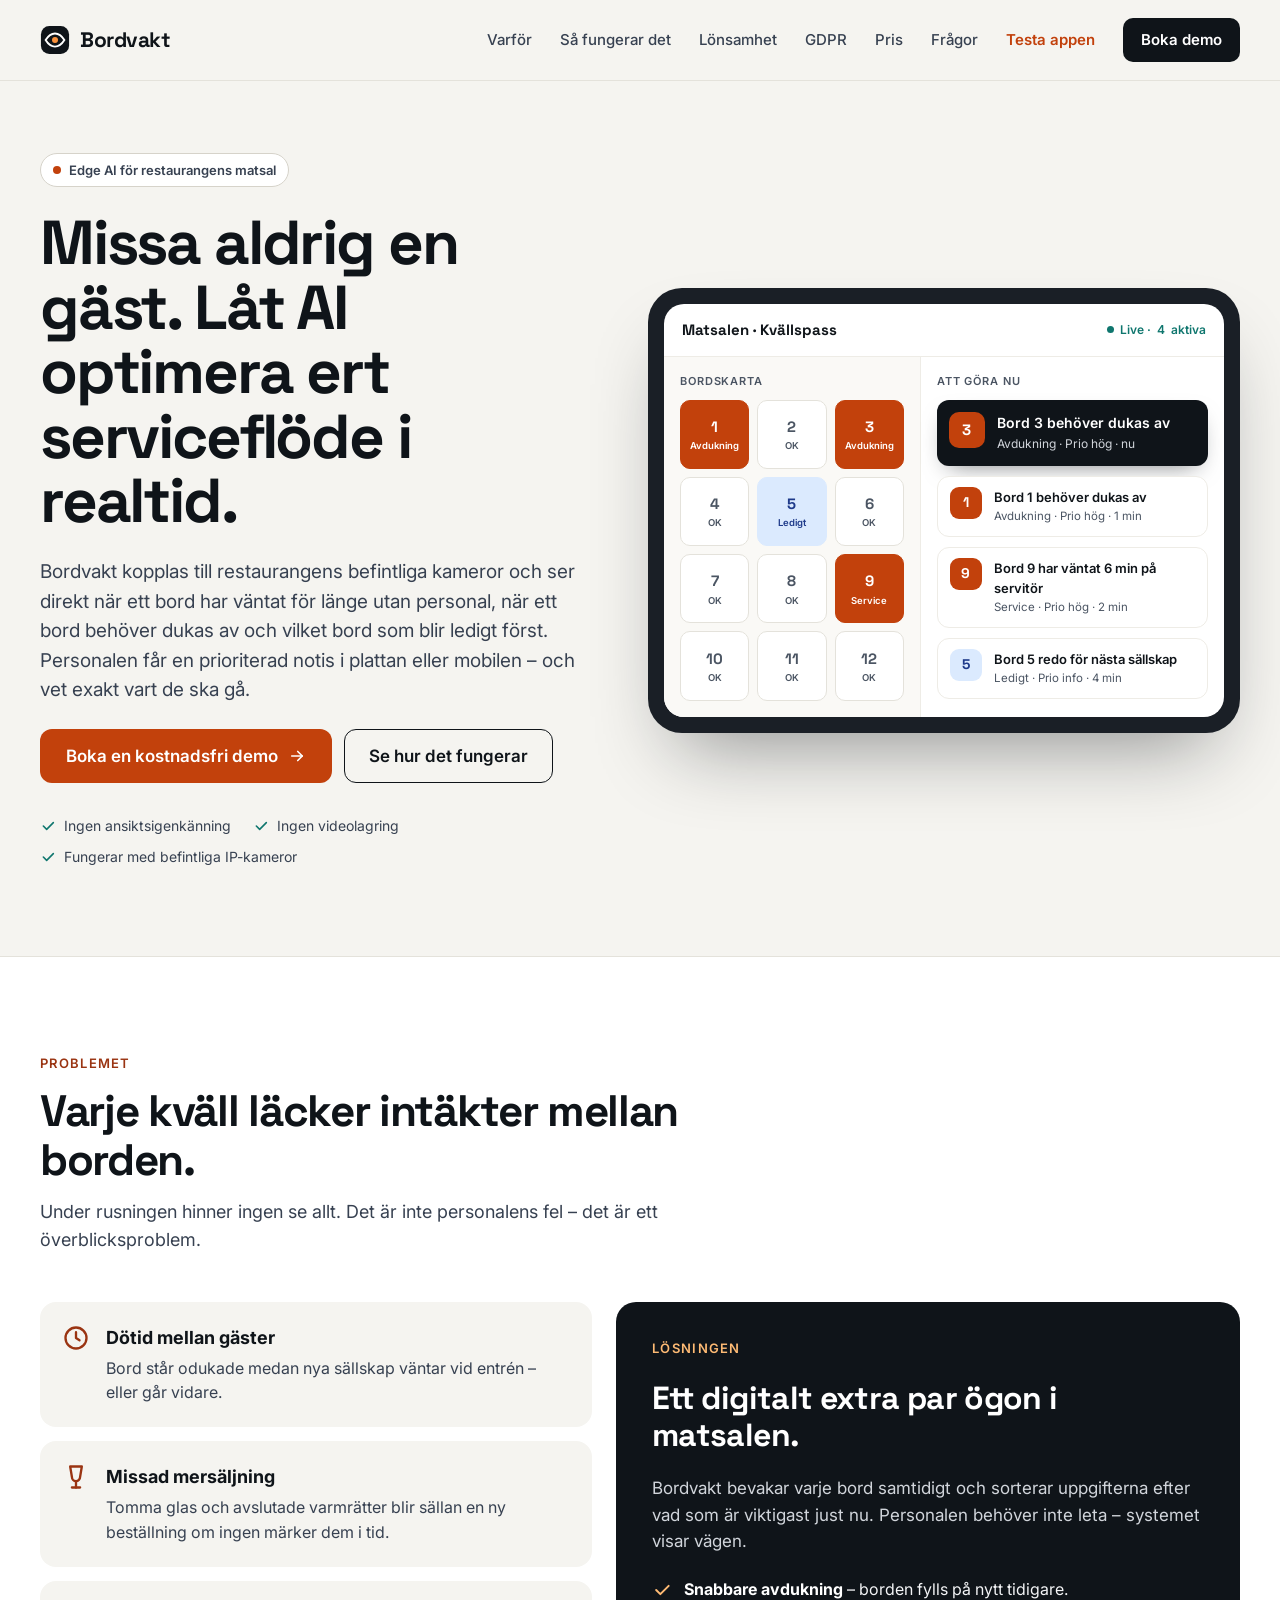
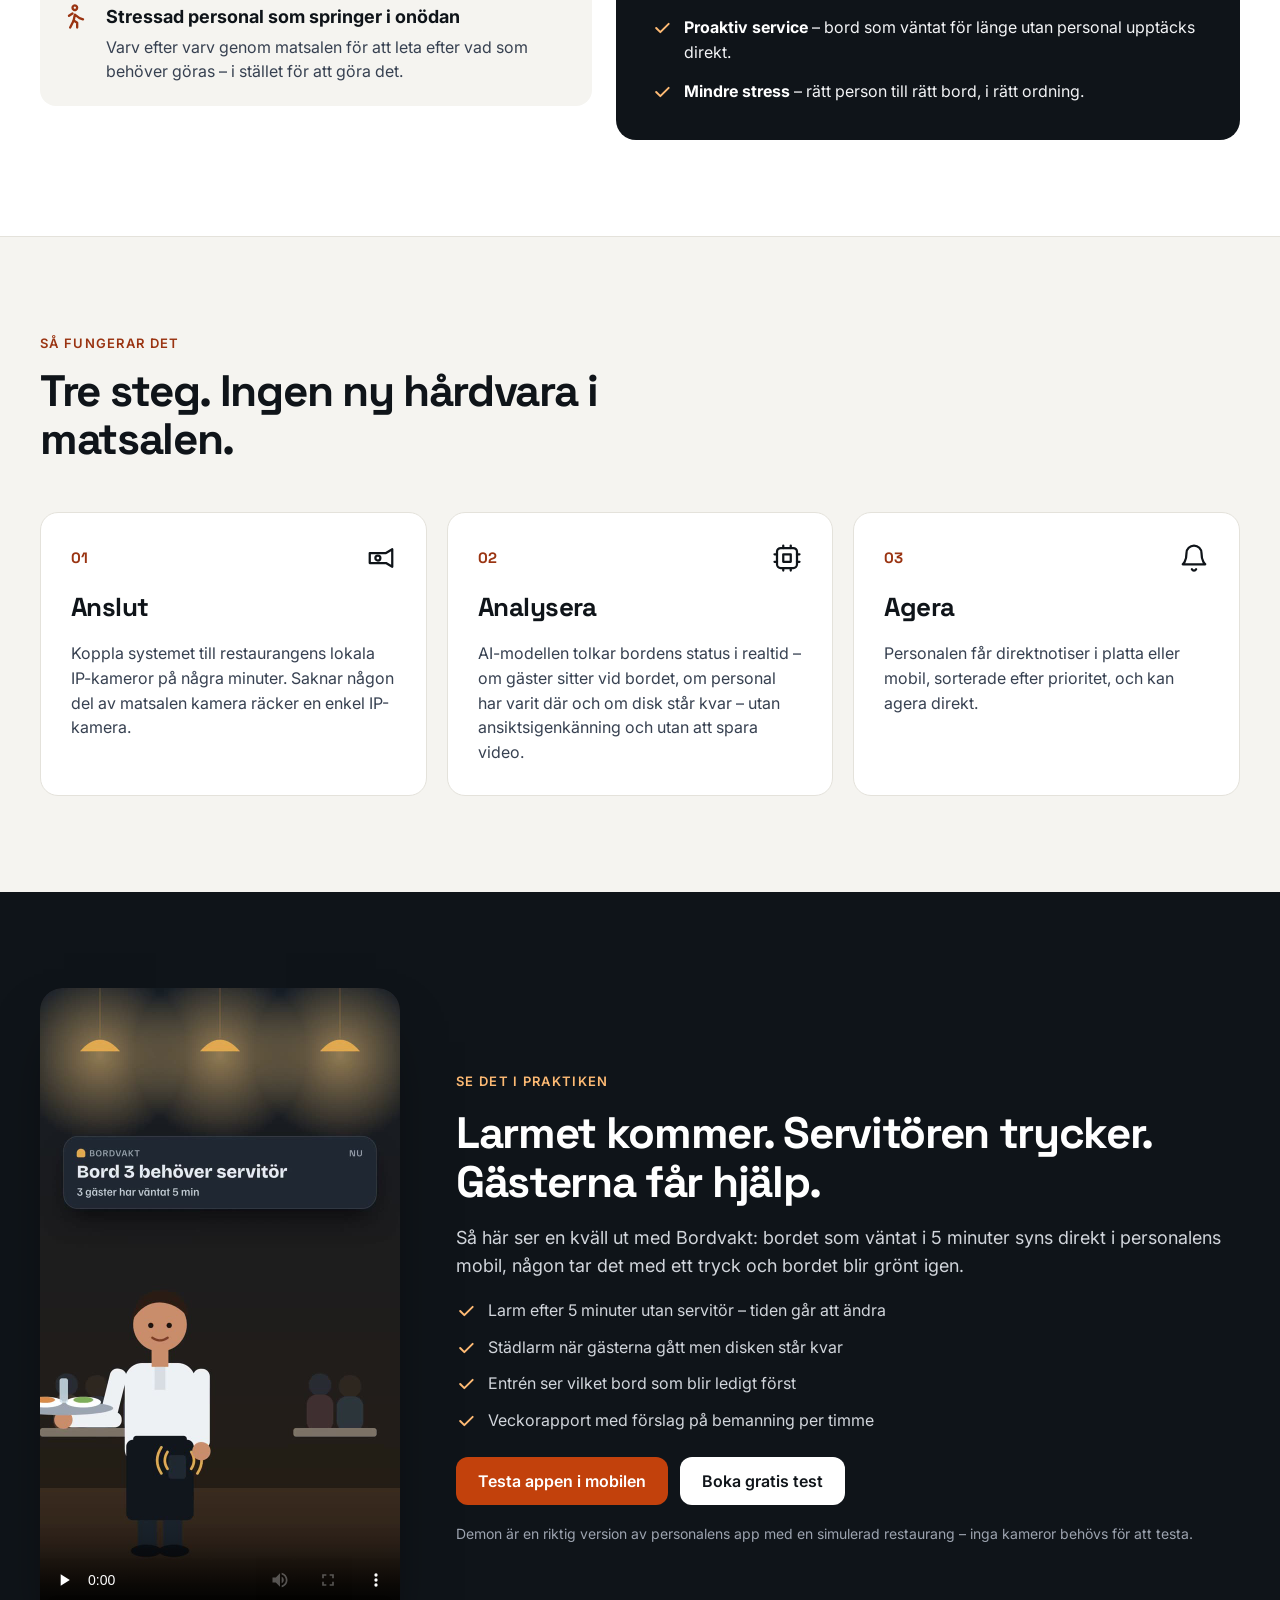
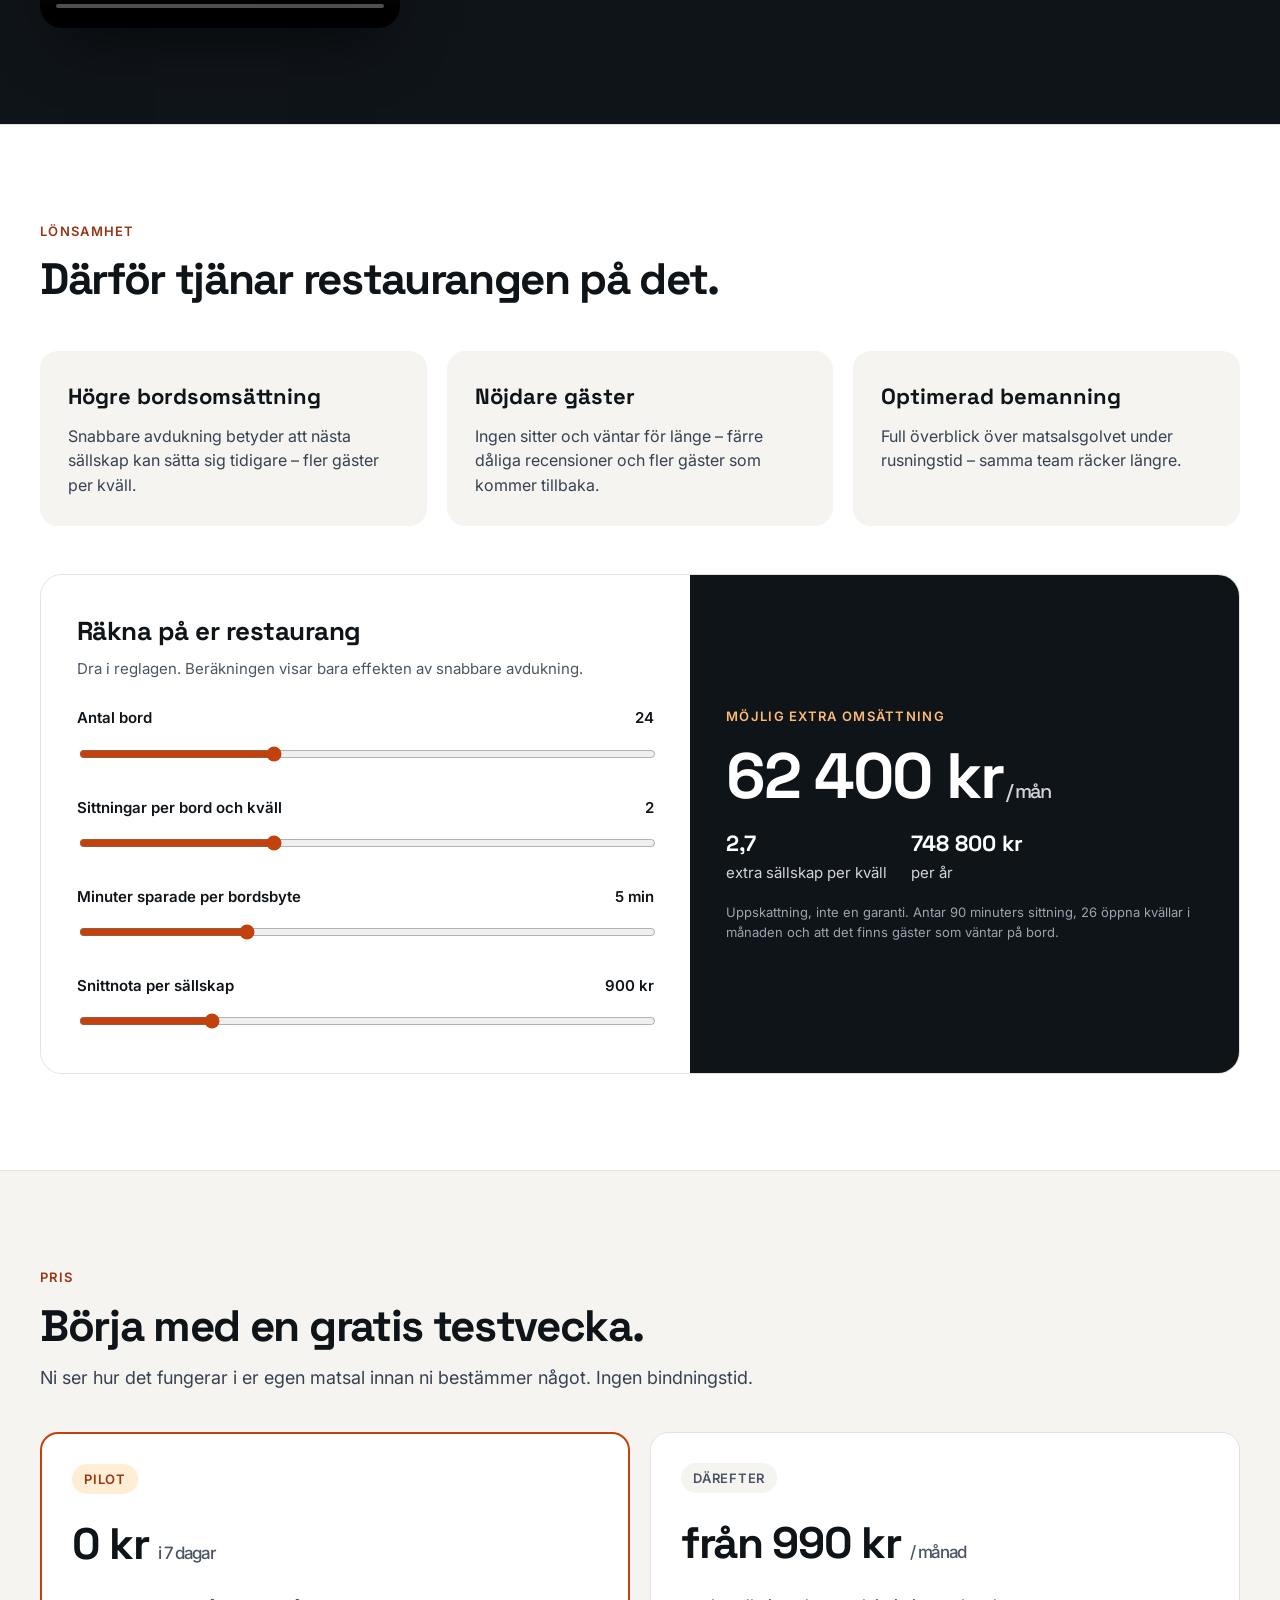
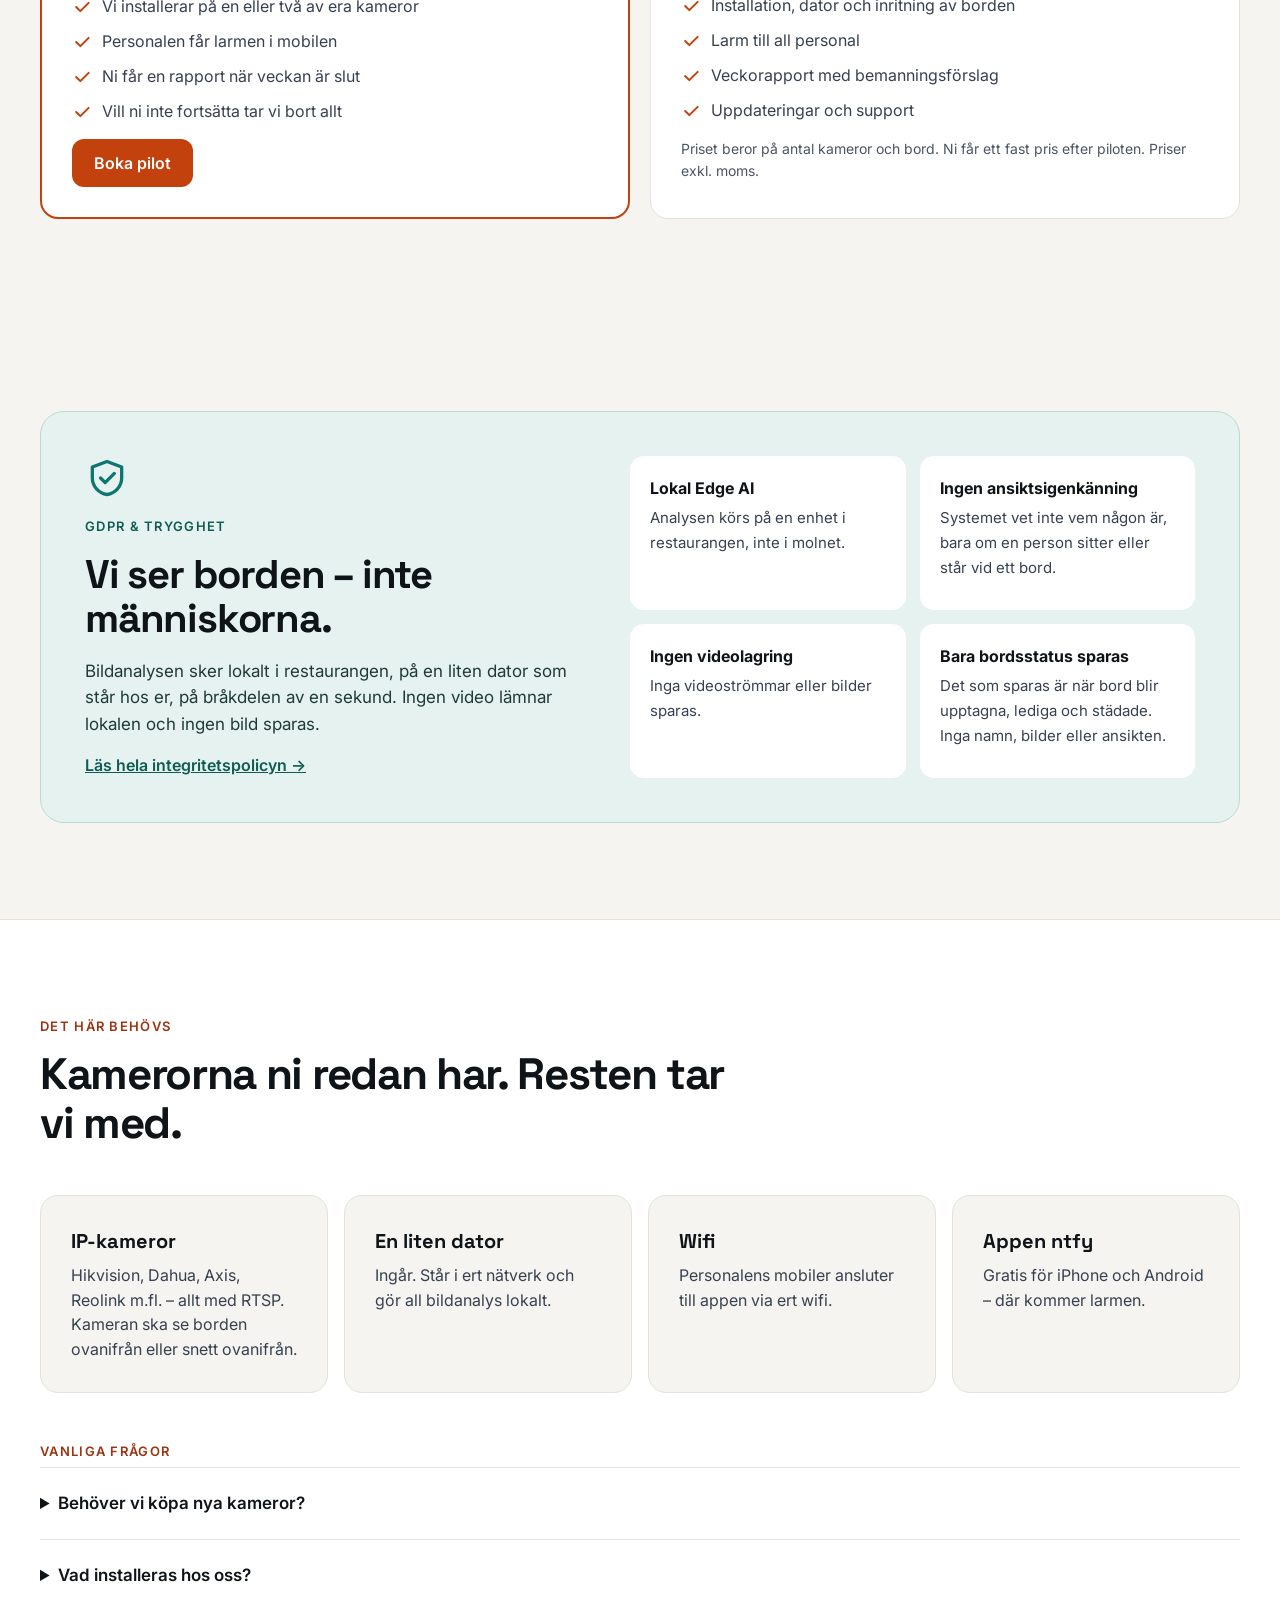
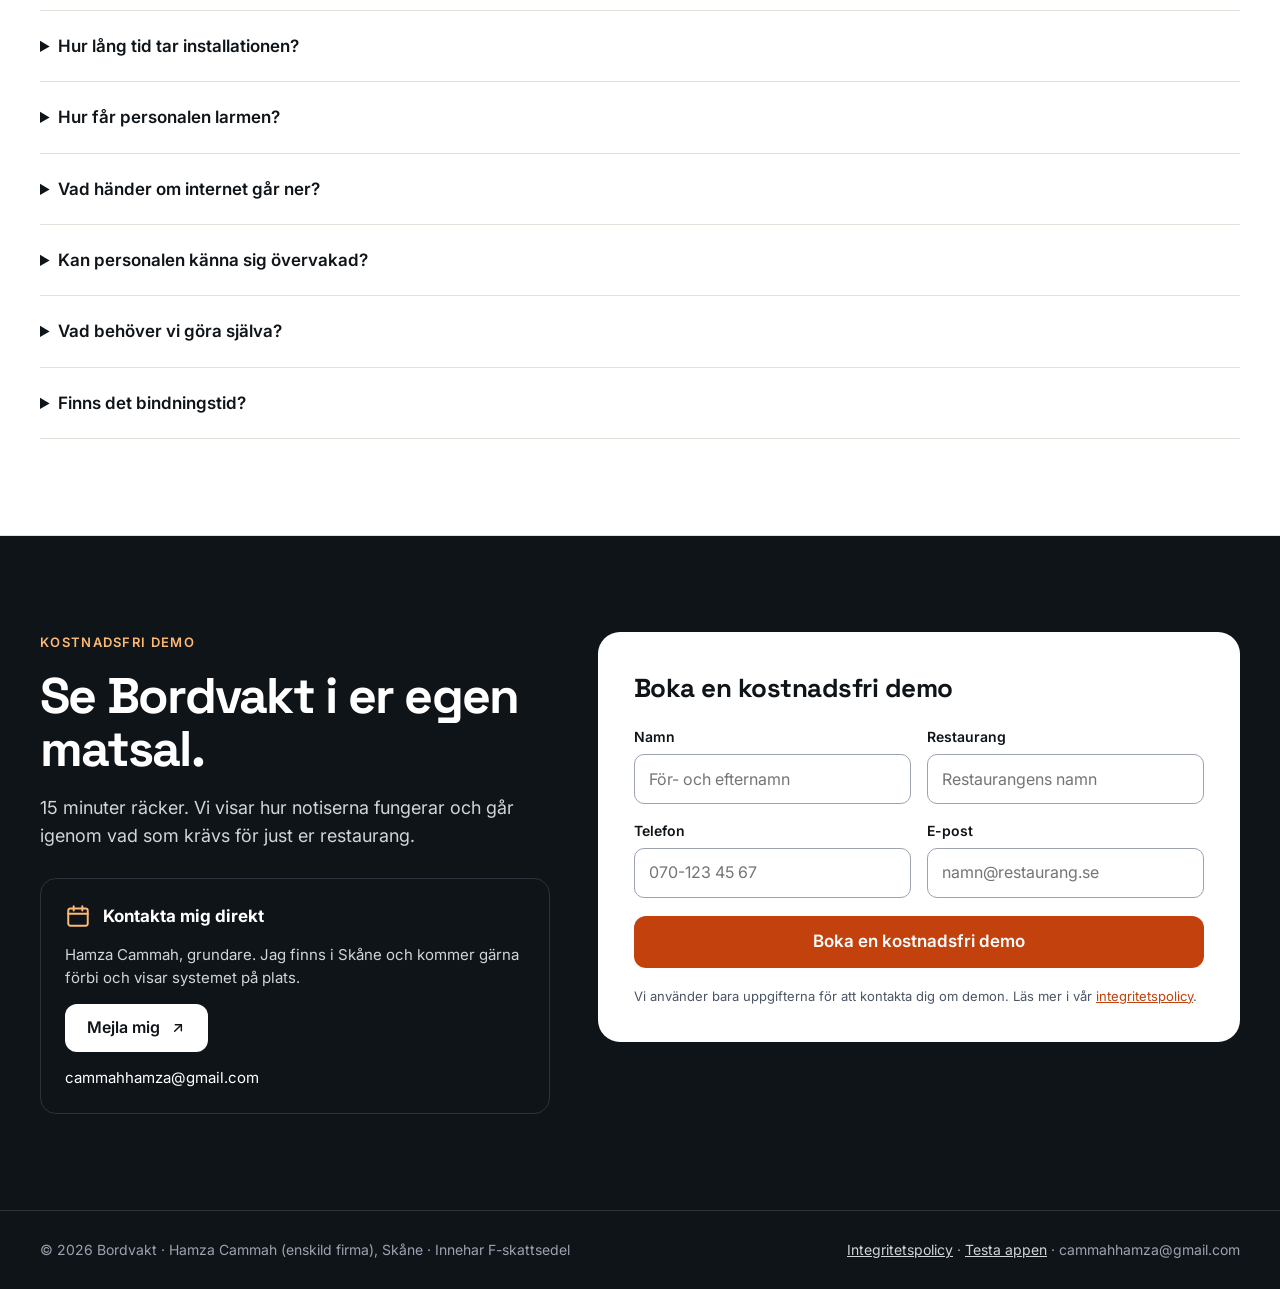
<file: index.html>
<!doctype html>
<html lang="sv">
<head>
<meta charset="utf-8">
<meta name="viewport" content="width=device-width, initial-scale=1">
<title>Bordvakt – AI-driven servicestöd för restauranger</title>
<meta property="og:title" content="Bordvakt – larm när ett bord väntar på personal">
<meta property="og:image" content="media/bordvakt-reklam.jpg">
<meta name="description" content="Bordvakt analyserar bordens status i realtid och skickar prioriterade notiser till personalen. Ingen ansiktsigenkänning, ingen videolagring.">

<link rel="preconnect" href="https://fonts.googleapis.com">
<link href="https://fonts.googleapis.com/css2?family=Inter:wght@400;500;600&amp;family=Space+Grotesk:wght@500;600;700&amp;display=swap" rel="stylesheet">
<link rel="stylesheet" href="styles.css">

</head>
<body>

<div style="font-family: Inter, system-ui, sans-serif; color: #0F1419; background: #F5F4F0; line-height: 1.55; font-size: 16px">

<!-- NAV -->
<header style="border-bottom: 1px solid #E4E2DB; background: #F5F4F0">
<div style="max-width: 1200px; margin: 0 auto; padding: 18px 24px; display: flex; flex-wrap: wrap; align-items: center; justify-content: space-between; gap: 16px">
<a href="#top" style="display: flex; align-items: center; gap: 10px; text-decoration: none; color: #0F1419">
<svg width="30" height="30" viewBox="0 0 32 32" fill="none" aria-hidden="true"><rect x="1" y="1" width="30" height="30" rx="9" fill="#0F1419"></rect><path d="M6 16c2.8-4.6 6.2-7 10-7s7.2 2.4 10 7c-2.8 4.6-6.2 7-10 7s-7.2-2.4-10-7z" stroke="#FFFFFF" stroke-width="2"></path><circle cx="16" cy="16" r="3.2" fill="#FB923C"></circle></svg>
<span style="font-family: 'Space Grotesk', sans-serif; font-weight: 700; font-size: 21px; letter-spacing: -0.02em">Bordvakt</span>
</a>
<nav aria-label="Huvudmeny" style="display: flex; flex-wrap: wrap; align-items: center; gap: 28px; font-size: 15px; font-weight: 500">
<a href="#problem" style="color: #374151; text-decoration: none">Varför</a>
<a href="#sa-fungerar" style="color: #374151; text-decoration: none">Så fungerar det</a>
<a href="#roi" style="color: #374151; text-decoration: none">Lönsamhet</a>
<a href="#gdpr" style="color: #374151; text-decoration: none">GDPR</a>
<a href="#pris" style="color: #374151; text-decoration: none">Pris</a>
<a href="#fragor" style="color: #374151; text-decoration: none">Frågor</a>
<a href="demo.html" style="color: #C2410C; text-decoration: none; font-weight: 600">Testa appen</a>
<a href="#kontakt" style="display: inline-flex; align-items: center; min-height: 44px; padding: 0 18px; border-radius: 10px; background: #0F1419; color: #FFFFFF; text-decoration: none; font-weight: 600">Boka demo</a>
</nav>
</div>
</header>

<!-- HERO -->
<section id="top" style="max-width: 1200px; margin: 0 auto; padding: 72px 24px 88px; display: flex; flex-wrap: wrap; align-items: center; gap: 56px">
<div style="flex: 1 1 440px; min-width: 0; display: flex; flex-direction: column; gap: 24px">
<div style="display: inline-flex; align-self: flex-start; align-items: center; gap: 8px; padding: 6px 12px; border: 1px solid #D6D3CA; border-radius: 999px; font-size: 13px; font-weight: 600; color: #374151; background: #FFFFFF">
<span class="live-dot" style="width: 8px; height: 8px; border-radius: 50%; background: #C2410C"></span>
Edge AI för restaurangens matsal
</div>
<h1 style="margin: 0; font-family: 'Space Grotesk', sans-serif; font-weight: 700; font-size: clamp(38px, 5vw, 62px); line-height: 1.04; letter-spacing: -0.035em">Missa aldrig en gäst. Låt AI optimera ert serviceflöde i realtid.</h1>
<p style="margin: 0; font-size: 19px; color: #374151; max-width: 34em">Bordvakt kopplas till restaurangens befintliga kameror och ser direkt när ett bord har väntat för länge utan personal, när ett bord behöver dukas av och vilket bord som blir ledigt först. Personalen får en prioriterad notis i plattan eller mobilen – och vet exakt vart de ska gå.</p>
<div style="display: flex; flex-wrap: wrap; gap: 12px">
<a href="#kontakt" style="display: inline-flex; align-items: center; gap: 10px; min-height: 52px; padding: 0 26px; border-radius: 12px; background: #C2410C; color: #FFFFFF; text-decoration: none; font-weight: 600; font-size: 17px">Boka en kostnadsfri demo
<svg width="18" height="18" viewBox="0 0 24 24" fill="none" stroke="currentColor" stroke-width="2.2" stroke-linecap="round" stroke-linejoin="round" aria-hidden="true"><path d="M5 12h14"></path><path d="M13 6l6 6-6 6"></path></svg>
</a>
<a href="#sa-fungerar" style="display: inline-flex; align-items: center; min-height: 52px; padding: 0 24px; border-radius: 12px; border: 1.5px solid #0F1419; color: #0F1419; text-decoration: none; font-weight: 600; font-size: 17px">Se hur det fungerar</a>
</div>
<ul style="list-style: none; margin: 8px 0 0; padding: 0; display: flex; flex-wrap: wrap; gap: 10px 22px; font-size: 14px; color: #374151">
<li style="display: flex; align-items: center; gap: 8px"><svg width="16" height="16" viewBox="0 0 24 24" fill="none" stroke="#0F766E" stroke-width="2.4" stroke-linecap="round" stroke-linejoin="round" aria-hidden="true"><path d="M5 12l5 5L20 7"></path></svg>Ingen ansiktsigenkänning</li>
<li style="display: flex; align-items: center; gap: 8px"><svg width="16" height="16" viewBox="0 0 24 24" fill="none" stroke="#0F766E" stroke-width="2.4" stroke-linecap="round" stroke-linejoin="round" aria-hidden="true"><path d="M5 12l5 5L20 7"></path></svg>Ingen videolagring</li>
<li style="display: flex; align-items: center; gap: 8px"><svg width="16" height="16" viewBox="0 0 24 24" fill="none" stroke="#0F766E" stroke-width="2.4" stroke-linecap="round" stroke-linejoin="round" aria-hidden="true"><path d="M5 12l5 5L20 7"></path></svg>Fungerar med befintliga IP-kameror</li>
</ul>
</div>

<!-- iPad mockup -->
<div style="flex: 1 1 480px; min-width: 0; display: flex; justify-content: center">
<div role="img" aria-label="Personalens iPad-vy: bordskarta och prioriterade notiser, till exempel Bord 3 behöver dukas av" style="width: 100%; max-width: 580px; background: #1A1F26; border-radius: 34px; padding: 16px; box-shadow: 0 40px 80px -30px rgba(15,20,25,.45)">
<div style="background: #FFFFFF; border-radius: 20px; overflow: hidden; display: flex; flex-direction: column">
<div style="display: flex; align-items: center; justify-content: space-between; padding: 14px 18px; border-bottom: 1px solid #EEECE6">
<div style="display: flex; align-items: center; gap: 8px; font-family: 'Space Grotesk', sans-serif; font-weight: 700; font-size: 15px">Matsalen · Kvällspass</div>
<div style="display: flex; align-items: center; gap: 6px; font-size: 12px; font-weight: 600; color: #0F766E"><span class="live-dot" style="width: 7px; height: 7px; border-radius: 50%; background: #0F766E"></span>Live · <span id="openCount">4</span> aktiva</div>
</div>
<div style="display: flex; flex-wrap: wrap; gap: 0">
<!-- floor -->
<div style="flex: 1 1 200px; padding: 16px; background: #FAF9F6; border-right: 1px solid #EEECE6">
<div style="font-size: 11px; font-weight: 600; color: #4B5563; text-transform: uppercase; letter-spacing: .08em; margin-bottom: 10px">Bordskarta</div>
<div id="tables" style="display: grid; grid-template-columns: repeat(3, minmax(0, 1fr)); gap: 8px">
<!-- fylls av script -->
</div>
</div>
<!-- notifications -->
<div style="flex: 1.3 1 240px; padding: 16px; display: flex; flex-direction: column; gap: 10px; min-height: 300px">
<div style="font-size: 11px; font-weight: 600; color: #4B5563; text-transform: uppercase; letter-spacing: .08em">Att göra nu</div>
<div id="topNotif" class="nin-a" style="display: flex; gap: 12px; align-items: flex-start; padding: 12px; border-radius: 12px; background: #0F1419; color: #FFFFFF; box-shadow: 0 10px 24px -12px rgba(15,20,25,.6)">
<div id="topChip" style="flex: none; width: 36px; height: 36px; border-radius: 10px; display: flex; align-items: center; justify-content: center; font-family: 'Space Grotesk', sans-serif; font-weight: 700; font-size: 15px"></div>
<div style="display: flex; flex-direction: column; gap: 2px; min-width: 0">
<div id="topText" style="font-weight: 600; font-size: 14px"></div>
<div id="topMeta" style="font-size: 12px; color: #D1D5DB"></div>
</div>
</div>
<div id="rest" style="display:flex;flex-direction:column;gap:10px"></div>
</div>
</div>
</div>
</div>
</div>
</section>

<!-- PROBLEM vs LÖSNING -->
<section id="problem" style="background: #FFFFFF; border-top: 1px solid #E4E2DB; border-bottom: 1px solid #E4E2DB">
<div style="max-width: 1200px; margin: 0 auto; padding: 96px 24px; display: flex; flex-direction: column; gap: 48px">
<div style="max-width: 720px; display: flex; flex-direction: column; gap: 14px">
<div style="font-size: 13px; font-weight: 600; letter-spacing: .1em; text-transform: uppercase; color: #9A3412">Problemet</div>
<h2 style="margin: 0; font-family: 'Space Grotesk', sans-serif; font-size: clamp(30px, 3.6vw, 44px); line-height: 1.1; letter-spacing: -0.03em">Varje kväll läcker intäkter mellan borden.</h2>
<p style="margin: 0; font-size: 18px; color: #374151">Under rusningen hinner ingen se allt. Det är inte personalens fel – det är ett överblicksproblem.</p>
</div>
<div style="display: flex; flex-wrap: wrap; gap: 24px; align-items: stretch">
<div style="flex: 1 1 420px; display: flex; flex-direction: column; gap: 14px">
<div style="display: flex; gap: 16px; padding: 22px; border-radius: 16px; background: #F5F4F0">
<svg width="28" height="28" viewBox="0 0 24 24" fill="none" stroke="#9A3412" stroke-width="2" stroke-linecap="round" stroke-linejoin="round" aria-hidden="true" style="flex: none"><circle cx="12" cy="12" r="9"></circle><path d="M12 7v5l3 2"></path></svg>
<div><h3 style="margin: 0 0 4px; font-size: 18px">Dötid mellan gäster</h3><p style="margin: 0; color: #374151">Bord står odukade medan nya sällskap väntar vid entrén – eller går vidare.</p></div>
</div>
<div style="display: flex; gap: 16px; padding: 22px; border-radius: 16px; background: #F5F4F0">
<svg width="28" height="28" viewBox="0 0 24 24" fill="none" stroke="#9A3412" stroke-width="2" stroke-linecap="round" stroke-linejoin="round" aria-hidden="true" style="flex: none"><path d="M7 3h10l-1.5 9a3.5 3.5 0 0 1-7 0z"></path><path d="M12 15.5V21"></path><path d="M8.5 21h7"></path></svg>
<div><h3 style="margin: 0 0 4px; font-size: 18px">Missad mersäljning</h3><p style="margin: 0; color: #374151">Tomma glas och avslutade varmrätter blir sällan en ny beställning om ingen märker dem i tid.</p></div>
</div>
<div style="display: flex; gap: 16px; padding: 22px; border-radius: 16px; background: #F5F4F0">
<svg width="28" height="28" viewBox="0 0 24 24" fill="none" stroke="#9A3412" stroke-width="2" stroke-linecap="round" stroke-linejoin="round" aria-hidden="true" style="flex: none"><path d="M13 4a2 2 0 1 0 0 .01"></path><path d="M7 21l3-6 3 2v4"></path><path d="M10 15l1-5 4 3 3 1"></path><path d="M6 11l3-2"></path></svg>
<div><h3 style="margin: 0 0 4px; font-size: 18px">Stressad personal som springer i onödan</h3><p style="margin: 0; color: #374151">Varv efter varv genom matsalen för att leta efter vad som behöver göras – i stället för att göra det.</p></div>
</div>
</div>
<div style="flex: 1 1 420px; display: flex; flex-direction: column; gap: 22px; padding: 36px; border-radius: 20px; background: #0F1419; color: #F3F4F6">
<div style="font-size: 13px; font-weight: 600; letter-spacing: .1em; text-transform: uppercase; color: #FDBA74">Lösningen</div>
<h3 style="margin: 0; font-family: 'Space Grotesk', sans-serif; font-size: 32px; line-height: 1.15; letter-spacing: -0.02em; color: #FFFFFF">Ett digitalt extra par ögon i matsalen.</h3>
<p style="margin: 0; color: #D1D5DB; font-size: 17px">Bordvakt bevakar varje bord samtidigt och sorterar uppgifterna efter vad som är viktigast just nu. Personalen behöver inte leta – systemet visar vägen.</p>
<ul style="list-style: none; margin: 0; padding: 0; display: flex; flex-direction: column; gap: 14px">
<li style="display: flex; gap: 12px"><svg width="20" height="20" viewBox="0 0 24 24" fill="none" stroke="#FDBA74" stroke-width="2.4" stroke-linecap="round" stroke-linejoin="round" aria-hidden="true" style="flex: none; margin-top: 3px"><path d="M5 12l5 5L20 7"></path></svg><span><strong style="color: #FFFFFF">Snabbare avdukning</strong> – borden fylls på nytt tidigare.</span></li>
<li style="display: flex; gap: 12px"><svg width="20" height="20" viewBox="0 0 24 24" fill="none" stroke="#FDBA74" stroke-width="2.4" stroke-linecap="round" stroke-linejoin="round" aria-hidden="true" style="flex: none; margin-top: 3px"><path d="M5 12l5 5L20 7"></path></svg><span><strong style="color: #FFFFFF">Proaktiv service</strong> – bord som väntat för länge utan personal upptäcks direkt.</span></li>
<li style="display: flex; gap: 12px"><svg width="20" height="20" viewBox="0 0 24 24" fill="none" stroke="#FDBA74" stroke-width="2.4" stroke-linecap="round" stroke-linejoin="round" aria-hidden="true" style="flex: none; margin-top: 3px"><path d="M5 12l5 5L20 7"></path></svg><span><strong style="color: #FFFFFF">Mindre stress</strong> – rätt person till rätt bord, i rätt ordning.</span></li>
</ul>
</div>
</div>
</div>
</section>

<!-- SÅ FUNGERAR DET -->
<section id="sa-fungerar" style="max-width: 1200px; margin: 0 auto; padding: 96px 24px; display: flex; flex-direction: column; gap: 48px">
<div style="max-width: 720px; display: flex; flex-direction: column; gap: 14px">
<div style="font-size: 13px; font-weight: 600; letter-spacing: .1em; text-transform: uppercase; color: #9A3412">Så fungerar det</div>
<h2 style="margin: 0; font-family: 'Space Grotesk', sans-serif; font-size: clamp(30px, 3.6vw, 44px); line-height: 1.1; letter-spacing: -0.03em">Tre steg. Ingen ny hårdvara i matsalen.</h2>
</div>
<div style="display: grid; grid-template-columns: repeat(auto-fit, minmax(260px, 1fr)); gap: 20px">
<div style="display: flex; flex-direction: column; gap: 14px; padding: 30px; border-radius: 18px; background: #FFFFFF; border: 1px solid #E4E2DB">
<div style="display: flex; align-items: center; justify-content: space-between"><span style="font-family: 'Space Grotesk', sans-serif; font-weight: 700; font-size: 15px; color: #9A3412">01</span>
<svg width="30" height="30" viewBox="0 0 24 24" fill="none" stroke="#0F1419" stroke-width="1.8" stroke-linecap="round" stroke-linejoin="round" aria-hidden="true"><path d="M3 8h13l5-3v14l-5-3H3z"></path><circle cx="9.5" cy="12" r="2"></circle></svg></div>
<h3 style="margin: 0; font-family: 'Space Grotesk', sans-serif; font-size: 26px; letter-spacing: -0.02em">Anslut</h3>
<p style="margin: 0; color: #374151">Koppla systemet till restaurangens lokala IP-kameror på några minuter. Saknar någon del av matsalen kamera räcker en enkel IP-kamera.</p>
</div>
<div style="display: flex; flex-direction: column; gap: 14px; padding: 30px; border-radius: 18px; background: #FFFFFF; border: 1px solid #E4E2DB">
<div style="display: flex; align-items: center; justify-content: space-between"><span style="font-family: 'Space Grotesk', sans-serif; font-weight: 700; font-size: 15px; color: #9A3412">02</span>
<svg width="30" height="30" viewBox="0 0 24 24" fill="none" stroke="#0F1419" stroke-width="1.8" stroke-linecap="round" stroke-linejoin="round" aria-hidden="true"><rect x="4" y="4" width="16" height="16" rx="3"></rect><path d="M9 9h6v6H9z"></path><path d="M9 2v2M15 2v2M9 20v2M15 20v2M2 9h2M2 15h2M20 9h2M20 15h2"></path></svg></div>
<h3 style="margin: 0; font-family: 'Space Grotesk', sans-serif; font-size: 26px; letter-spacing: -0.02em">Analysera</h3>
<p style="margin: 0; color: #374151">AI-modellen tolkar bordens status i realtid – om gäster sitter vid bordet, om personal har varit där och om disk står kvar – utan ansiktsigenkänning och utan att spara video.</p>
</div>
<div style="display: flex; flex-direction: column; gap: 14px; padding: 30px; border-radius: 18px; background: #FFFFFF; border: 1px solid #E4E2DB">
<div style="display: flex; align-items: center; justify-content: space-between"><span style="font-family: 'Space Grotesk', sans-serif; font-weight: 700; font-size: 15px; color: #9A3412">03</span>
<svg width="30" height="30" viewBox="0 0 24 24" fill="none" stroke="#0F1419" stroke-width="1.8" stroke-linecap="round" stroke-linejoin="round" aria-hidden="true"><path d="M6 8a6 6 0 1 1 12 0c0 7 3 9 3 9H3s3-2 3-9"></path><path d="M10.3 21a1.94 1.94 0 0 0 3.4 0"></path></svg></div>
<h3 style="margin: 0; font-family: 'Space Grotesk', sans-serif; font-size: 26px; letter-spacing: -0.02em">Agera</h3>
<p style="margin: 0; color: #374151">Personalen får direktnotiser i platta eller mobil, sorterade efter prioritet, och kan agera direkt.</p>
</div>
</div>
</section>

<!-- SE DET I PRAKTIKEN -->
<section id="video" style="background: #0F1419; color: #F3F4F6">
<div style="max-width: 1200px; margin: 0 auto; padding: 96px 24px; display: flex; flex-wrap: wrap; align-items: center; gap: 56px">
<div style="flex: 0 1 360px; margin: 0 auto">
<video src="media/bordvakt-reklam.mp4" poster="media/bordvakt-reklam.jpg" controls playsinline preload="none" style="display: block; width: 100%; aspect-ratio: 9/16; border-radius: 22px; background: #000; box-shadow: 0 30px 60px -24px rgba(0,0,0,.6)">Din webbläsare kan inte visa videon.</video>
</div>
<div style="flex: 1 1 420px; display: flex; flex-direction: column; gap: 18px">
<div style="font-size: 13px; font-weight: 600; letter-spacing: .1em; text-transform: uppercase; color: #9A3412; color: #FDBA74">Se det i praktiken</div>
<h2 style="margin: 0; font-family: 'Space Grotesk', sans-serif; font-size: clamp(30px, 3.6vw, 44px); line-height: 1.1; letter-spacing: -0.03em; color: #FFFFFF">Larmet kommer. Servitören trycker. Gästerna får hjälp.</h2>
<p style="margin: 0; font-size: 18px; color: #D1D5DB">Så här ser en kväll ut med Bordvakt: bordet som väntat i 5 minuter syns direkt i personalens mobil, någon tar det med ett tryck och bordet blir grönt igen.</p>
<ul style="list-style: none; margin: 0; padding: 0; display: flex; flex-direction: column; gap: 12px; color: #D1D5DB">
<li style="display: flex; gap: 12px"><svg width="20" height="20" viewBox="0 0 24 24" fill="none" stroke="#FDBA74" stroke-width="2.4" stroke-linecap="round" stroke-linejoin="round" aria-hidden="true" style="flex: none; margin-top: 3px"><path d="M5 12l5 5L20 7"></path></svg><span>Larm efter 5 minuter utan servitör – tiden går att ändra</span></li>
<li style="display: flex; gap: 12px"><svg width="20" height="20" viewBox="0 0 24 24" fill="none" stroke="#FDBA74" stroke-width="2.4" stroke-linecap="round" stroke-linejoin="round" aria-hidden="true" style="flex: none; margin-top: 3px"><path d="M5 12l5 5L20 7"></path></svg><span>Städlarm när gästerna gått men disken står kvar</span></li>
<li style="display: flex; gap: 12px"><svg width="20" height="20" viewBox="0 0 24 24" fill="none" stroke="#FDBA74" stroke-width="2.4" stroke-linecap="round" stroke-linejoin="round" aria-hidden="true" style="flex: none; margin-top: 3px"><path d="M5 12l5 5L20 7"></path></svg><span>Entrén ser vilket bord som blir ledigt först</span></li>
<li style="display: flex; gap: 12px"><svg width="20" height="20" viewBox="0 0 24 24" fill="none" stroke="#FDBA74" stroke-width="2.4" stroke-linecap="round" stroke-linejoin="round" aria-hidden="true" style="flex: none; margin-top: 3px"><path d="M5 12l5 5L20 7"></path></svg><span>Veckorapport med förslag på bemanning per timme</span></li>
</ul>
<div style="display: flex; flex-wrap: wrap; gap: 12px; margin-top: 6px">
<a href="demo.html" style="display: inline-flex; align-items: center; justify-content: center; min-height: 48px; padding: 0 22px; border-radius: 12px; background: #C2410C; color: #FFFFFF; text-decoration: none; font-weight: 600">Testa appen i mobilen</a>
<a href="#kontakt" style="display: inline-flex; align-items: center; justify-content: center; min-height: 48px; padding: 0 22px; border-radius: 12px; background: #0F1419; color: #FFFFFF; text-decoration: none; font-weight: 600; background: #FFFFFF; color: #0F1419">Boka gratis test</a>
</div>
<p style="margin: 0; font-size: 14px; color: #9CA3AF">Demon är en riktig version av personalens app med en simulerad restaurang – inga kameror behövs för att testa.</p>
</div>
</div>
</section>

<!-- ROI -->
<section id="roi" style="background: #FFFFFF; border-top: 1px solid #E4E2DB; border-bottom: 1px solid #E4E2DB">
<div style="max-width: 1200px; margin: 0 auto; padding: 96px 24px; display: flex; flex-direction: column; gap: 48px">
<div style="max-width: 720px; display: flex; flex-direction: column; gap: 14px">
<div style="font-size: 13px; font-weight: 600; letter-spacing: .1em; text-transform: uppercase; color: #9A3412">Lönsamhet</div>
<h2 style="margin: 0; font-family: 'Space Grotesk', sans-serif; font-size: clamp(30px, 3.6vw, 44px); line-height: 1.1; letter-spacing: -0.03em">Därför tjänar restaurangen på det.</h2>
</div>
<div style="display: grid; grid-template-columns: repeat(auto-fit, minmax(260px, 1fr)); gap: 20px">
<div style="padding: 28px; border-radius: 18px; background: #F5F4F0; display: flex; flex-direction: column; gap: 10px">
<h3 style="margin: 0; font-family: 'Space Grotesk', sans-serif; font-size: 22px">Högre bordsomsättning</h3>
<p style="margin: 0; color: #374151">Snabbare avdukning betyder att nästa sällskap kan sätta sig tidigare – fler gäster per kväll.</p>
</div>
<div style="padding: 28px; border-radius: 18px; background: #F5F4F0; display: flex; flex-direction: column; gap: 10px">
<h3 style="margin: 0; font-family: 'Space Grotesk', sans-serif; font-size: 22px">Nöjdare gäster</h3>
<p style="margin: 0; color: #374151">Ingen sitter och väntar för länge – färre dåliga recensioner och fler gäster som kommer tillbaka.</p>
</div>
<div style="padding: 28px; border-radius: 18px; background: #F5F4F0; display: flex; flex-direction: column; gap: 10px">
<h3 style="margin: 0; font-family: 'Space Grotesk', sans-serif; font-size: 22px">Optimerad bemanning</h3>
<p style="margin: 0; color: #374151">Full överblick över matsalsgolvet under rusningstid – samma team räcker längre.</p>
</div>
</div>

<!-- calculator -->
<div style="display: flex; flex-wrap: wrap; gap: 0; border-radius: 22px; overflow: hidden; border: 1px solid #E4E2DB">
<form onsubmit="return false" style="flex: 1 1 460px; padding: 36px; display: flex; flex-direction: column; gap: 26px; background: #FFFFFF">
<div>
<h3 style="margin: 0 0 6px; font-family: 'Space Grotesk', sans-serif; font-size: 26px; letter-spacing: -0.02em">Räkna på er restaurang</h3>
<p style="margin: 0; color: #4B5563; font-size: 15px">Dra i reglagen. Beräkningen visar bara effekten av snabbare avdukning.</p>
</div>
<div style="display: flex; flex-direction: column; gap: 8px">
<div style="display: flex; justify-content: space-between; font-size: 15px"><label for="r-bord" style="font-weight: 600">Antal bord</label><span id="v-bord" style="font-weight: 600">24</span></div>
<input id="r-bord" type="range" min="6" max="60" step="1" value="24" data-k="bord" style="width: 100%; min-height: 28px">
</div>
<div style="display: flex; flex-direction: column; gap: 8px">
<div style="display: flex; justify-content: space-between; font-size: 15px"><label for="r-sitt" style="font-weight: 600">Sittningar per bord och kväll</label><span id="v-sitt" style="font-weight: 600">2</span></div>
<input id="r-sitt" type="range" min="1" max="4" step="1" value="2" data-k="sitt" style="width: 100%; min-height: 28px">
</div>
<div style="display: flex; flex-direction: column; gap: 8px">
<div style="display: flex; justify-content: space-between; font-size: 15px"><label for="r-spar" style="font-weight: 600">Minuter sparade per bordsbyte</label><span style="font-weight: 600"><span id="v-spar">5</span> min</span></div>
<input id="r-spar" type="range" min="1" max="15" step="1" value="5" data-k="spar" style="width: 100%; min-height: 28px">
</div>
<div style="display: flex; flex-direction: column; gap: 8px">
<div style="display: flex; justify-content: space-between; font-size: 15px"><label for="r-nota" style="font-weight: 600">Snittnota per sällskap</label><span style="font-weight: 600"><span id="v-nota">900</span> kr</span></div>
<input id="r-nota" type="range" min="300" max="3000" step="50" value="900" data-k="nota" style="width: 100%; min-height: 28px">
</div>
</form>
<div style="flex: 1 1 360px; padding: 36px; background: #0F1419; color: #F3F4F6; display: flex; flex-direction: column; justify-content: center; gap: 18px">
<div style="font-size: 13px; font-weight: 600; letter-spacing: .1em; text-transform: uppercase; color: #FDBA74">Möjlig extra omsättning</div>
<div style="font-family: 'Space Grotesk', sans-serif; font-weight: 700; font-size: clamp(44px, 5vw, 64px); line-height: 1; letter-spacing: -0.03em; color: #FFFFFF" aria-live="polite"><span id="v-month"></span> kr<span style="font-size: 20px; font-weight: 500; color: #D1D5DB"> / mån</span></div>
<div style="display: flex; flex-wrap: wrap; gap: 24px; font-size: 15px; color: #D1D5DB">
<div><div style="font-size: 22px; font-weight: 700; color: #FFFFFF; font-family: 'Space Grotesk', sans-serif"><span id="v-extra"></span></div>extra sällskap per kväll</div>
<div><div style="font-size: 22px; font-weight: 700; color: #FFFFFF; font-family: 'Space Grotesk', sans-serif"><span id="v-year"></span> kr</div>per år</div>
</div>
<p style="margin: 0; font-size: 13px; color: #9CA3AF">Uppskattning, inte en garanti. Antar 90 minuters sittning, 26 öppna kvällar i månaden och att det finns gäster som väntar på bord.</p>
</div>
</div>
</div>
</section>

<!-- PRIS -->
<section id="pris" style="max-width: 1200px; margin: 0 auto; padding: 96px 24px; display: flex; flex-direction: column; gap: 40px">
<div style="max-width: 720px; display: flex; flex-direction: column; gap: 14px">
<div style="font-size: 13px; font-weight: 600; letter-spacing: .1em; text-transform: uppercase; color: #9A3412">Pris</div>
<h2 style="margin: 0; font-family: 'Space Grotesk', sans-serif; font-size: clamp(30px, 3.6vw, 44px); line-height: 1.1; letter-spacing: -0.03em">Börja med en gratis testvecka.</h2>
<p style="margin: 0; font-size: 18px; color: #374151">Ni ser hur det fungerar i er egen matsal innan ni bestämmer något. Ingen bindningstid.</p>
</div>
<div style="display: grid; grid-template-columns: repeat(auto-fit, minmax(300px, 1fr)); gap: 20px">
<div style="padding: 30px; border-radius: 18px; background: #FFFFFF; border: 1px solid #E4E2DB; border: 2px solid #C2410C; display: flex; flex-direction: column; gap: 16px">
<span style="align-self: flex-start; padding: 5px 12px; border-radius: 99px; background: #FFEDD5; color: #9A3412; font-size: 13px; font-weight: 600; letter-spacing: .06em; text-transform: uppercase">Pilot</span>
<div style="font-family: 'Space Grotesk', sans-serif; font-weight: 700; font-size: 44px; letter-spacing: -0.03em">0 kr <span style="font-family: Inter, sans-serif; font-size: 17px; font-weight: 500; color: #4B5563">i 7 dagar</span></div>
<ul style="list-style: none; margin: 0; padding: 0; display: flex; flex-direction: column; gap: 10px; color: #374151">
<li style="display: flex; gap: 10px"><svg width="20" height="20" viewBox="0 0 24 24" fill="none" stroke="#C2410C" stroke-width="2.4" stroke-linecap="round" stroke-linejoin="round" aria-hidden="true" style="flex: none; margin-top: 3px"><path d="M5 12l5 5L20 7"></path></svg><span>Vi installerar på en eller två av era kameror</span></li>
<li style="display: flex; gap: 10px"><svg width="20" height="20" viewBox="0 0 24 24" fill="none" stroke="#C2410C" stroke-width="2.4" stroke-linecap="round" stroke-linejoin="round" aria-hidden="true" style="flex: none; margin-top: 3px"><path d="M5 12l5 5L20 7"></path></svg><span>Personalen får larmen i mobilen</span></li>
<li style="display: flex; gap: 10px"><svg width="20" height="20" viewBox="0 0 24 24" fill="none" stroke="#C2410C" stroke-width="2.4" stroke-linecap="round" stroke-linejoin="round" aria-hidden="true" style="flex: none; margin-top: 3px"><path d="M5 12l5 5L20 7"></path></svg><span>Ni får en rapport när veckan är slut</span></li>
<li style="display: flex; gap: 10px"><svg width="20" height="20" viewBox="0 0 24 24" fill="none" stroke="#C2410C" stroke-width="2.4" stroke-linecap="round" stroke-linejoin="round" aria-hidden="true" style="flex: none; margin-top: 3px"><path d="M5 12l5 5L20 7"></path></svg><span>Vill ni inte fortsätta tar vi bort allt</span></li>
</ul>
<a href="#kontakt" style="display: inline-flex; align-items: center; justify-content: center; min-height: 48px; padding: 0 22px; border-radius: 12px; background: #C2410C; color: #FFFFFF; text-decoration: none; font-weight: 600; align-self: flex-start">Boka pilot</a>
</div>
<div style="padding: 30px; border-radius: 18px; background: #FFFFFF; border: 1px solid #E4E2DB; display: flex; flex-direction: column; gap: 16px">
<span style="align-self: flex-start; padding: 5px 12px; border-radius: 99px; background: #F5F4F0; color: #4B5563; font-size: 13px; font-weight: 600; letter-spacing: .06em; text-transform: uppercase">Därefter</span>
<div style="font-family: 'Space Grotesk', sans-serif; font-weight: 700; font-size: 44px; letter-spacing: -0.03em">från 990 kr <span style="font-family: Inter, sans-serif; font-size: 17px; font-weight: 500; color: #4B5563">/ månad</span></div>
<ul style="list-style: none; margin: 0; padding: 0; display: flex; flex-direction: column; gap: 10px; color: #374151">
<li style="display: flex; gap: 10px"><svg width="20" height="20" viewBox="0 0 24 24" fill="none" stroke="#C2410C" stroke-width="2.4" stroke-linecap="round" stroke-linejoin="round" aria-hidden="true" style="flex: none; margin-top: 3px"><path d="M5 12l5 5L20 7"></path></svg><span>Installation, dator och inritning av borden</span></li>
<li style="display: flex; gap: 10px"><svg width="20" height="20" viewBox="0 0 24 24" fill="none" stroke="#C2410C" stroke-width="2.4" stroke-linecap="round" stroke-linejoin="round" aria-hidden="true" style="flex: none; margin-top: 3px"><path d="M5 12l5 5L20 7"></path></svg><span>Larm till all personal</span></li>
<li style="display: flex; gap: 10px"><svg width="20" height="20" viewBox="0 0 24 24" fill="none" stroke="#C2410C" stroke-width="2.4" stroke-linecap="round" stroke-linejoin="round" aria-hidden="true" style="flex: none; margin-top: 3px"><path d="M5 12l5 5L20 7"></path></svg><span>Veckorapport med bemanningsförslag</span></li>
<li style="display: flex; gap: 10px"><svg width="20" height="20" viewBox="0 0 24 24" fill="none" stroke="#C2410C" stroke-width="2.4" stroke-linecap="round" stroke-linejoin="round" aria-hidden="true" style="flex: none; margin-top: 3px"><path d="M5 12l5 5L20 7"></path></svg><span>Uppdateringar och support</span></li>
</ul>
<p style="margin: 0; font-size: 14px; color: #4B5563">Priset beror på antal kameror och bord. Ni får ett fast pris efter piloten. Priser exkl. moms.</p>
</div>
</div>
</section>

<!-- GDPR -->
<section id="gdpr" style="max-width: 1200px; margin: 0 auto; padding: 96px 24px">
<div style="display: flex; flex-wrap: wrap; gap: 40px; padding: 44px; border-radius: 24px; background: #E6F2F0; border: 1px solid #B9DAD4">
<div style="flex: 1 1 360px; display: flex; flex-direction: column; gap: 16px">
<svg width="44" height="44" viewBox="0 0 24 24" fill="none" stroke="#0F766E" stroke-width="1.8" stroke-linecap="round" stroke-linejoin="round" aria-hidden="true"><path d="M12 3l8 3v6c0 4.5-3.4 8.3-8 9-4.6-.7-8-4.5-8-9V6z"></path><path d="M8.5 12l2.5 2.5L16 9.5"></path></svg>
<div style="font-size: 13px; font-weight: 600; letter-spacing: .1em; text-transform: uppercase; color: #0F5C55">GDPR &amp; trygghet</div>
<h2 style="margin: 0; font-family: 'Space Grotesk', sans-serif; font-size: clamp(28px, 3.2vw, 40px); line-height: 1.12; letter-spacing: -0.03em">Vi ser borden – inte människorna.</h2>
<p style="margin: 0; font-size: 17px; color: #1F3B38">Bildanalysen sker lokalt i restaurangen, på en liten dator som står hos er, på bråkdelen av en sekund. Ingen video lämnar lokalen och ingen bild sparas.</p>
<a href="integritet.html" style="color: #0F5C55; font-weight: 600">Läs hela integritetspolicyn →</a>
</div>
<ul style="flex: 1 1 420px; list-style: none; margin: 0; padding: 0; display: grid; grid-template-columns: repeat(auto-fit, minmax(220px, 1fr)); gap: 14px">
<li style="padding: 20px; border-radius: 14px; background: #FFFFFF"><strong style="display: block; margin-bottom: 4px">Lokal Edge AI</strong><span style="color: #374151; font-size: 15px">Analysen körs på en enhet i restaurangen, inte i molnet.</span></li>
<li style="padding: 20px; border-radius: 14px; background: #FFFFFF"><strong style="display: block; margin-bottom: 4px">Ingen ansiktsigenkänning</strong><span style="color: #374151; font-size: 15px">Systemet vet inte vem någon är, bara om en person sitter eller står vid ett bord.</span></li>
<li style="padding: 20px; border-radius: 14px; background: #FFFFFF"><strong style="display: block; margin-bottom: 4px">Ingen videolagring</strong><span style="color: #374151; font-size: 15px">Inga videoströmmar eller bilder sparas.</span></li>
<li style="padding: 20px; border-radius: 14px; background: #FFFFFF"><strong style="display: block; margin-bottom: 4px">Bara bordsstatus sparas</strong><span style="color: #374151; font-size: 15px">Det som sparas är när bord blir upptagna, lediga och städade. Inga namn, bilder eller ansikten.</span></li>
</ul>
</div>
</section>

<!-- KRAV + FAQ -->
<section id="fragor" style="background: #FFFFFF; border-top: 1px solid #E4E2DB; border-bottom: 1px solid #E4E2DB">
<div style="max-width: 1200px; margin: 0 auto; padding: 96px 24px; display: flex; flex-direction: column; gap: 48px">
<div style="max-width: 720px; display: flex; flex-direction: column; gap: 14px">
<div style="font-size: 13px; font-weight: 600; letter-spacing: .1em; text-transform: uppercase; color: #9A3412">Det här behövs</div>
<h2 style="margin: 0; font-family: 'Space Grotesk', sans-serif; font-size: clamp(30px, 3.6vw, 44px); line-height: 1.1; letter-spacing: -0.03em">Kamerorna ni redan har. Resten tar vi med.</h2>
</div>
<div style="display: grid; grid-template-columns: repeat(auto-fit, minmax(240px, 1fr)); gap: 16px">
<div style="padding: 30px; border-radius: 18px; background: #FFFFFF; border: 1px solid #E4E2DB; background: #F5F4F0"><strong style="display: block; font-family: 'Space Grotesk', sans-serif; font-size: 20px; margin-bottom: 6px">IP-kameror</strong><span style="color: #374151">Hikvision, Dahua, Axis, Reolink m.fl. – allt med RTSP. Kameran ska se borden ovanifrån eller snett ovanifrån.</span></div>
<div style="padding: 30px; border-radius: 18px; background: #FFFFFF; border: 1px solid #E4E2DB; background: #F5F4F0"><strong style="display: block; font-family: 'Space Grotesk', sans-serif; font-size: 20px; margin-bottom: 6px">En liten dator</strong><span style="color: #374151">Ingår. Står i ert nätverk och gör all bildanalys lokalt.</span></div>
<div style="padding: 30px; border-radius: 18px; background: #FFFFFF; border: 1px solid #E4E2DB; background: #F5F4F0"><strong style="display: block; font-family: 'Space Grotesk', sans-serif; font-size: 20px; margin-bottom: 6px">Wifi</strong><span style="color: #374151">Personalens mobiler ansluter till appen via ert wifi.</span></div>
<div style="padding: 30px; border-radius: 18px; background: #FFFFFF; border: 1px solid #E4E2DB; background: #F5F4F0"><strong style="display: block; font-family: 'Space Grotesk', sans-serif; font-size: 20px; margin-bottom: 6px">Appen ntfy</strong><span style="color: #374151">Gratis för iPhone och Android – där kommer larmen.</span></div>
</div>
<div style="display: flex; flex-direction: column; gap: 6px">
<div style="font-size: 13px; font-weight: 600; letter-spacing: .1em; text-transform: uppercase; color: #9A3412">Vanliga frågor</div>
<div style="border-top: 1px solid #E4E2DB">
<details style="border-bottom: 1px solid #E4E2DB; padding: 4px 0"><summary style="cursor: pointer; padding: 18px 0; font-weight: 600; font-size: 17px">Behöver vi köpa nya kameror?</summary><p style="margin: 0 0 18px; color: #374151; max-width: 75ch">Oftast inte. De flesta IP-kameror från de senaste åren fungerar, till exempel Hikvision, Dahua, Axis, Reolink, Hanwha och Uniview – allt som kan skicka en RTSP-ström. Saknar någon del av matsalen täckning räcker en enkel IP-kamera för några hundralappar.</p></details>
<details style="border-bottom: 1px solid #E4E2DB; padding: 4px 0"><summary style="cursor: pointer; padding: 18px 0; font-weight: 600; font-size: 17px">Vad installeras hos oss?</summary><p style="margin: 0 0 18px; color: #374151; max-width: 75ch">En liten dator (ungefär som en router) som kopplas till ert nätverk. Den läser kamerabilden, avgör vilka bord som behöver personal och skickar larmen. Vi tar med den och ansluter den.</p></details>
<details style="border-bottom: 1px solid #E4E2DB; padding: 4px 0"><summary style="cursor: pointer; padding: 18px 0; font-weight: 600; font-size: 17px">Hur lång tid tar installationen?</summary><p style="margin: 0 0 18px; color: #374151; max-width: 75ch">Ungefär en till två timmar en eftermiddag innan servering. Vi kopplar in datorn, ritar in borden på kamerabilden och testar larmen tillsammans med personalen.</p></details>
<details style="border-bottom: 1px solid #E4E2DB; padding: 4px 0"><summary style="cursor: pointer; padding: 18px 0; font-weight: 600; font-size: 17px">Hur får personalen larmen?</summary><p style="margin: 0 0 18px; color: #374151; max-width: 75ch">Som push-notis i den gratis appen ntfy (iPhone och Android) och i Bordvakts webbapp på mobil, surfplatta eller en skärm vid entrén. Personalen trycker ”Jag tar det” så försvinner larmet.</p></details>
<details style="border-bottom: 1px solid #E4E2DB; padding: 4px 0"><summary style="cursor: pointer; padding: 18px 0; font-weight: 600; font-size: 17px">Vad händer om internet går ner?</summary><p style="margin: 0 0 18px; color: #374151; max-width: 75ch">Allt körs på datorn i restaurangen och fortsätter fungera i ert wifi. Bara push-notiserna till mobiler utanför nätet behöver internet.</p></details>
<details style="border-bottom: 1px solid #E4E2DB; padding: 4px 0"><summary style="cursor: pointer; padding: 18px 0; font-weight: 600; font-size: 17px">Kan personalen känna sig övervakad?</summary><p style="margin: 0 0 18px; color: #374151; max-width: 75ch">Systemet följer bord, inte personer, och rapporterna visar aldrig vad enskilda anställda gör. Vi hjälper er med information till personalen och, om ni har kollektivavtal, underlag inför MBL-förhandling.</p></details>
<details style="border-bottom: 1px solid #E4E2DB; padding: 4px 0"><summary style="cursor: pointer; padding: 18px 0; font-weight: 600; font-size: 17px">Vad behöver vi göra själva?</summary><p style="margin: 0 0 18px; color: #374151; max-width: 75ch">Ge oss tillgång till kamerorna och wifi under installationen, och låt personalen installera ntfy-appen. Vi hjälper er med skylt och information om kamerabevakningen.</p></details>
<details style="border-bottom: 1px solid #E4E2DB; padding: 4px 0"><summary style="cursor: pointer; padding: 18px 0; font-weight: 600; font-size: 17px">Finns det bindningstid?</summary><p style="margin: 0 0 18px; color: #374151; max-width: 75ch">Nej. Piloten är gratis i 7 dagar och därefter betalar ni per månad. Vill ni sluta tar vi bort datorn och all data.</p></details>
</div>
</div>
</div>
</section>

<!-- KONTAKT -->
<section id="kontakt" style="background: #0F1419; color: #F3F4F6">
<div style="max-width: 1200px; margin: 0 auto; padding: 96px 24px; display: flex; flex-wrap: wrap; gap: 48px; align-items: flex-start">
<div style="flex: 1 1 380px; display: flex; flex-direction: column; gap: 18px">
<div style="font-size: 13px; font-weight: 600; letter-spacing: .1em; text-transform: uppercase; color: #FDBA74">Kostnadsfri demo</div>
<h2 style="margin: 0; font-family: 'Space Grotesk', sans-serif; font-size: clamp(32px, 4vw, 50px); line-height: 1.06; letter-spacing: -0.035em; color: #FFFFFF">Se Bordvakt i er egen matsal.</h2>
<p style="margin: 0; font-size: 18px; color: #D1D5DB">15 minuter räcker. Vi visar hur notiserna fungerar och går igenom vad som krävs för just er restaurang.</p>
<div style="margin-top: 10px; padding: 24px; border-radius: 16px; border: 1px solid #2B323C; display: flex; flex-direction: column; gap: 14px">
<div style="display: flex; align-items: center; gap: 12px">
<svg width="26" height="26" viewBox="0 0 24 24" fill="none" stroke="#FDBA74" stroke-width="1.8" stroke-linecap="round" stroke-linejoin="round" aria-hidden="true"><rect x="3" y="5" width="18" height="16" rx="2"></rect><path d="M3 10h18M8 3v4M16 3v4"></path></svg>
<strong style="font-size: 17px; color: #FFFFFF">Kontakta mig direkt</strong>
</div>
<p style="margin: 0; color: #D1D5DB; font-size: 15px">Hamza Cammah, grundare. Jag finns i Skåne och kommer gärna förbi och visar systemet på plats.</p>
<a href="mailto:cammahhamza@gmail.com?subject=Bordvakt%20demo" style="display: inline-flex; align-self: flex-start; align-items: center; gap: 10px; min-height: 48px; padding: 0 22px; border-radius: 12px; background: #FFFFFF; color: #0F1419; text-decoration: none; font-weight: 600">Mejla mig
<svg width="16" height="16" viewBox="0 0 24 24" fill="none" stroke="currentColor" stroke-width="2.2" stroke-linecap="round" stroke-linejoin="round" aria-hidden="true"><path d="M7 17L17 7"></path><path d="M8 7h9v9"></path></svg>
</a>
<span style="font-size: 15px; color: #FFFFFF; user-select: all">cammahhamza@gmail.com</span>
</div>
</div>

<div style="flex: 1 1 440px; min-width: 0; padding: 36px; border-radius: 22px; background: #FFFFFF; color: #0F1419">
<div id="sentBox" hidden>
<div style="display: flex; flex-direction: column; gap: 14px; padding: 24px 0; align-items: flex-start" aria-live="polite">
<svg width="44" height="44" viewBox="0 0 24 24" fill="none" stroke="#0F766E" stroke-width="2" stroke-linecap="round" stroke-linejoin="round" aria-hidden="true"><circle cx="12" cy="12" r="9"></circle><path d="M8 12.5l2.7 2.7L16.5 9.5"></path></svg>
<h3 style="margin: 0; font-family: 'Space Grotesk', sans-serif; font-size: 28px">Nästan klart – skicka mejlet som öppnades.</h3>
<p style="margin: 0; color: #374151">Ditt mejlprogram öppnas med uppgifterna ifyllda. Öppnades det inte? Mejla cammahhamza@gmail.com direkt.</p>
<button type="button" id="resetBtn" style="min-height: 44px; padding: 0 18px; border-radius: 10px; border: 1.5px solid #0F1419; background: #FFFFFF; font: inherit; font-weight: 600; cursor: pointer">Skicka en ny förfrågan</button>
</div>
</div>
<div id="formBox">
<form id="demoForm" style="display: flex; flex-direction: column; gap: 18px">
<h3 style="margin: 0; font-family: 'Space Grotesk', sans-serif; font-size: 26px; letter-spacing: -0.02em">Boka en kostnadsfri demo</h3>
<div style="display: grid; grid-template-columns: repeat(auto-fit, minmax(200px, 1fr)); gap: 16px">
<div style="display: flex; flex-direction: column; gap: 6px"><label for="f-namn" style="font-size: 14px; font-weight: 600">Namn</label><input id="f-namn" name="namn" type="text" required autocomplete="name" placeholder="För- och efternamn" style="min-height: 48px; padding: 0 14px; border-radius: 10px; border: 1.5px solid #9CA3AF; font: inherit; font-size: 16px; background: #FFFFFF; color: #0F1419"></div>
<div style="display: flex; flex-direction: column; gap: 6px"><label for="f-rest" style="font-size: 14px; font-weight: 600">Restaurang</label><input id="f-rest" name="restaurang" type="text" required autocomplete="organization" placeholder="Restaurangens namn" style="min-height: 48px; padding: 0 14px; border-radius: 10px; border: 1.5px solid #9CA3AF; font: inherit; font-size: 16px; background: #FFFFFF; color: #0F1419"></div>
<div style="display: flex; flex-direction: column; gap: 6px"><label for="f-tel" style="font-size: 14px; font-weight: 600">Telefon</label><input id="f-tel" name="telefon" type="tel" required autocomplete="tel" placeholder="070-123 45 67" style="min-height: 48px; padding: 0 14px; border-radius: 10px; border: 1.5px solid #9CA3AF; font: inherit; font-size: 16px; background: #FFFFFF; color: #0F1419"></div>
<div style="display: flex; flex-direction: column; gap: 6px"><label for="f-mail" style="font-size: 14px; font-weight: 600">E-post</label><input id="f-mail" name="epost" type="email" required autocomplete="email" placeholder="namn@restaurang.se" style="min-height: 48px; padding: 0 14px; border-radius: 10px; border: 1.5px solid #9CA3AF; font: inherit; font-size: 16px; background: #FFFFFF; color: #0F1419"></div>
</div>
<button type="submit" style="min-height: 52px; border: none; border-radius: 12px; background: #C2410C; color: #FFFFFF; font: inherit; font-size: 17px; font-weight: 600; cursor: pointer">Boka en kostnadsfri demo</button>
<p style="margin: 0; font-size: 13px; color: #4B5563">Vi använder bara uppgifterna för att kontakta dig om demon. Läs mer i vår <a href="integritet.html">integritetspolicy</a>.</p>
</form>
</div>
</div>
</div>
</section>

<footer style="background: #0F1419; color: #9CA3AF; border-top: 1px solid #2B323C">
<div style="max-width: 1200px; margin: 0 auto; padding: 28px 24px; display: flex; flex-wrap: wrap; justify-content: space-between; gap: 12px; font-size: 14px">
<span>© 2026 Bordvakt · Hamza Cammah (enskild firma), Skåne · Innehar F-skattsedel</span>
<span><a href="integritet.html" style="color: #D1D5DB">Integritetspolicy</a> · <a href="demo.html" style="color: #D1D5DB">Testa appen</a> · cammahhamza@gmail.com</span>
</div>
</footer>
</div>

<script src="script.js"></script>
</body>
</html>
</file>
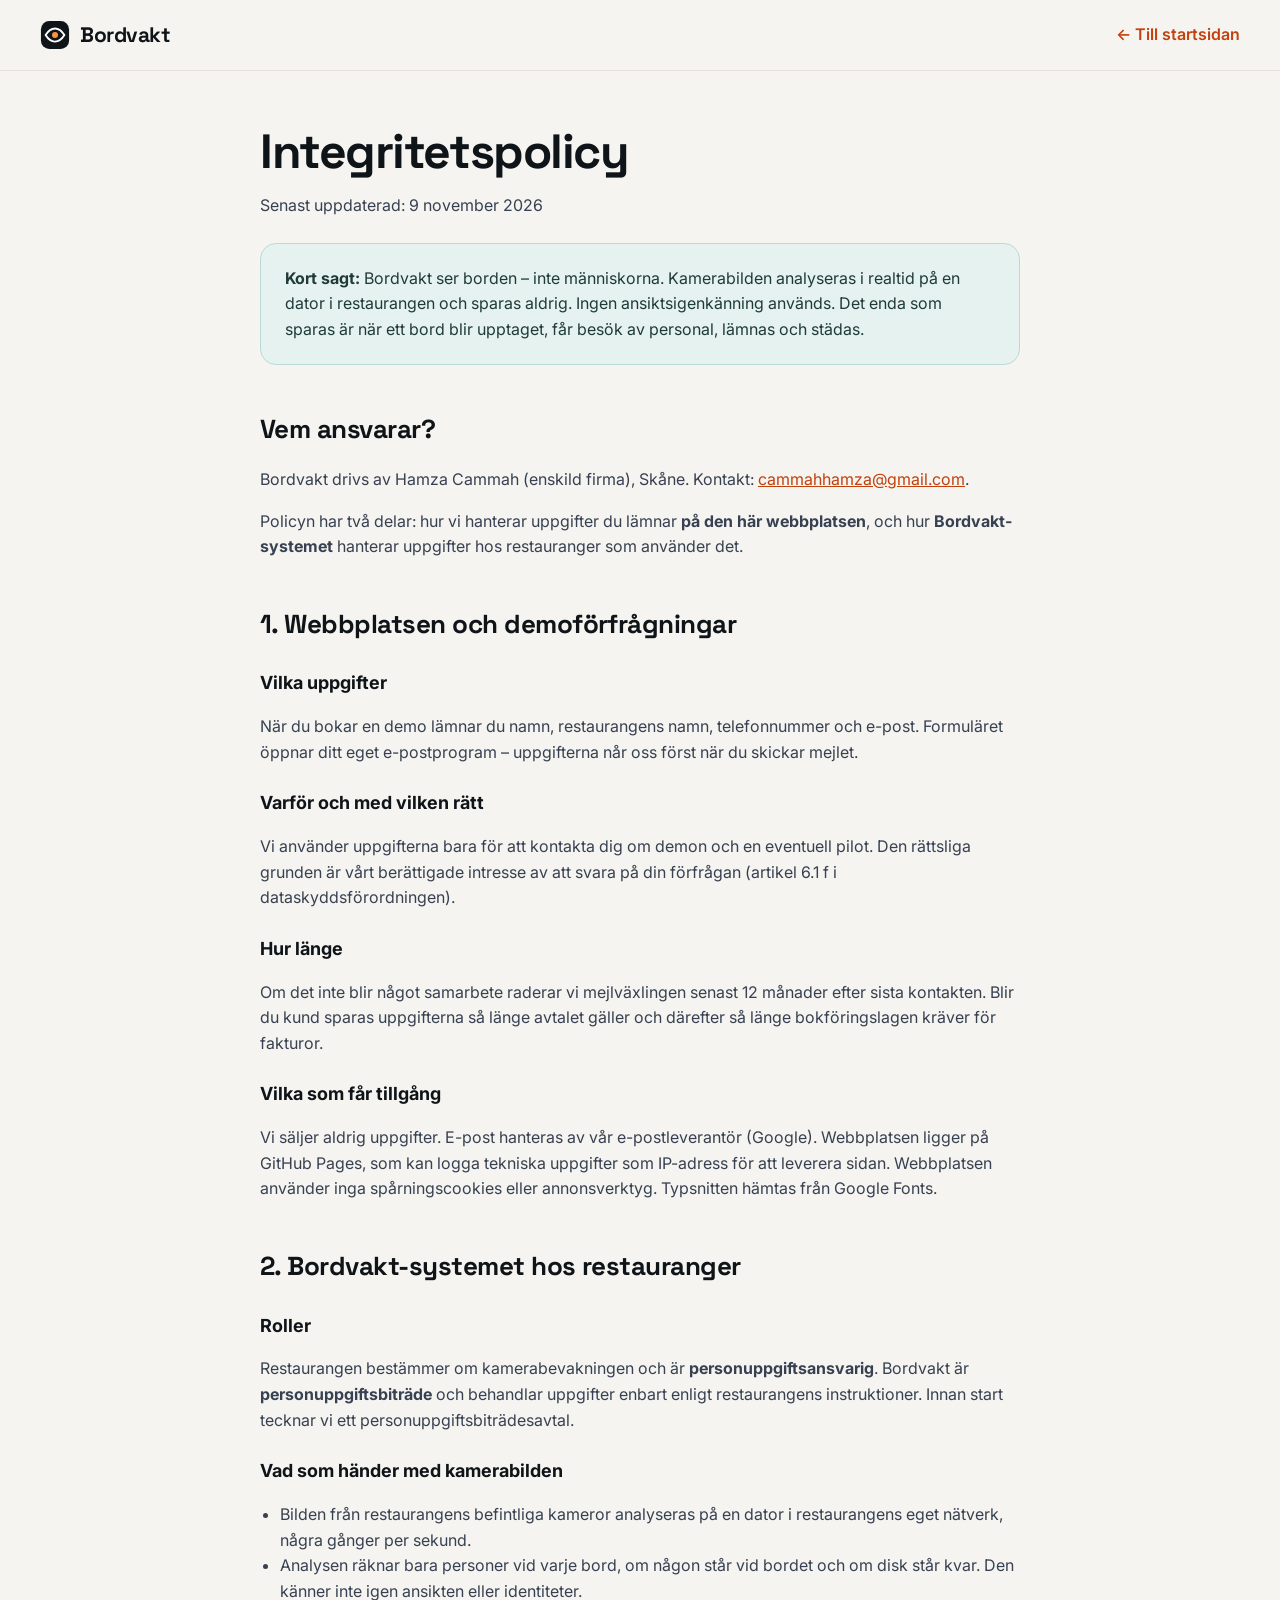
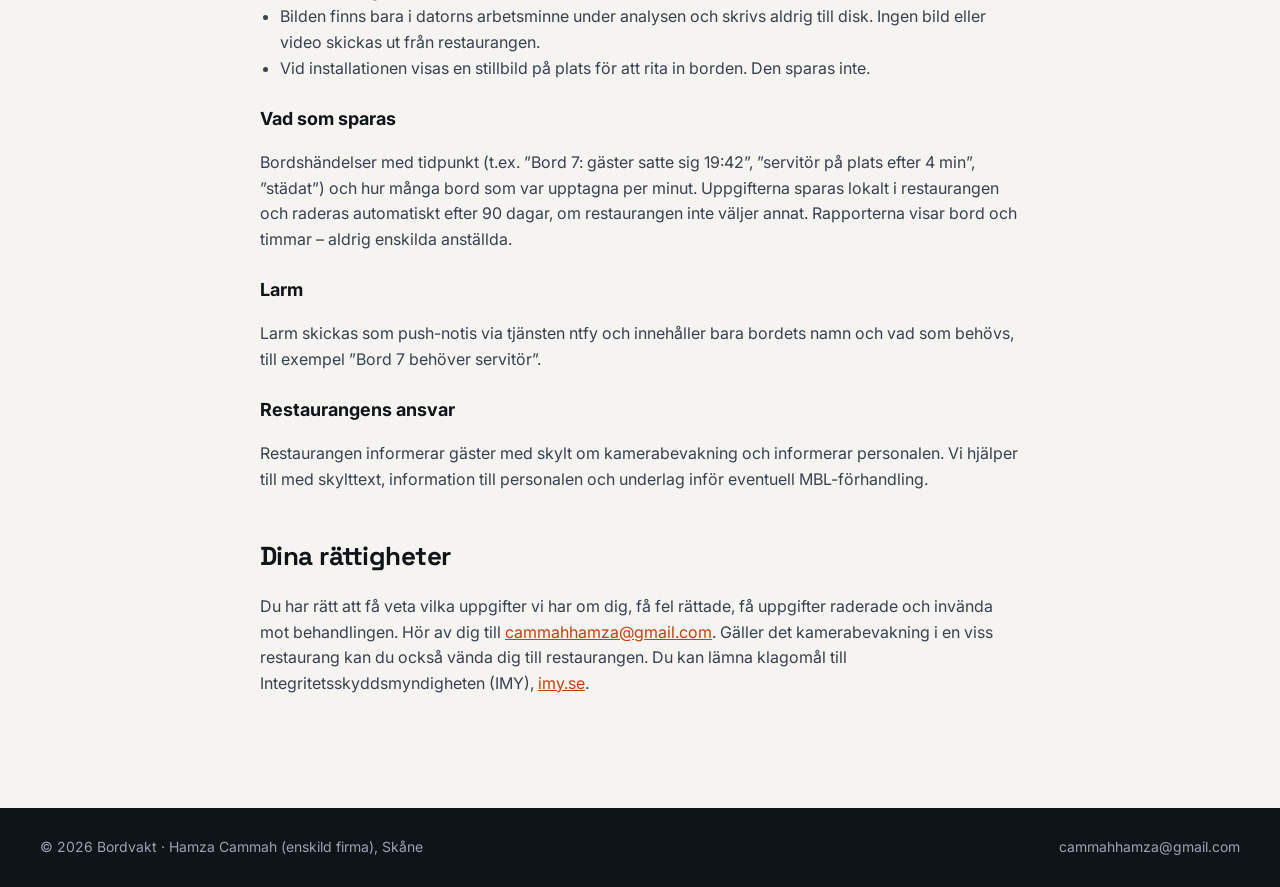
<file: integritet.html>
<!doctype html>
<html lang="sv">
<head>
<meta charset="utf-8">
<meta name="viewport" content="width=device-width, initial-scale=1">
<title>Integritetspolicy – Bordvakt</title>
<meta name="description" content="Så hanterar Bordvakt personuppgifter på webbplatsen och i restaurangernas system.">
<link rel="preconnect" href="https://fonts.googleapis.com">
<link href="https://fonts.googleapis.com/css2?family=Inter:wght@400;500;600&amp;family=Space+Grotesk:wght@500;600;700&amp;display=swap" rel="stylesheet">
<link rel="stylesheet" href="styles.css">
<style>
.doc{max-width:760px;margin:0 auto;padding:56px 24px 96px}
.doc h1{font-family:'Space Grotesk',sans-serif;font-size:clamp(34px,5vw,48px);letter-spacing:-.03em;line-height:1.05;margin:0 0 10px}
.doc h2{font-family:'Space Grotesk',sans-serif;font-size:26px;letter-spacing:-.02em;margin:44px 0 10px}
.doc h3{font-size:18px;margin:24px 0 6px}
.doc p,.doc li{color:#374151}
.doc ul{padding-left:20px}
.box{padding:22px 24px;border-radius:16px;background:#E6F2F0;border:1px solid #B9DAD4;margin:24px 0}
.box p{color:#1F3B38;margin:0}
</style>
</head>
<body>
<div style="font-family: Inter, system-ui, sans-serif; color: #0F1419; background: #F5F4F0; line-height: 1.6; font-size: 16px; min-height: 100vh">
<header style="border-bottom: 1px solid #E4E2DB">
<div style="max-width: 1200px; margin: 0 auto; padding: 18px 24px; display: flex; align-items: center; justify-content: space-between; gap: 16px">
<a href="./" style="display: flex; align-items: center; gap: 10px; text-decoration: none; color: #0F1419">
<svg width="30" height="30" viewBox="0 0 32 32" fill="none" aria-hidden="true"><rect x="1" y="1" width="30" height="30" rx="9" fill="#0F1419"></rect><path d="M6 16c2.8-4.6 6.2-7 10-7s7.2 2.4 10 7c-2.8 4.6-6.2 7-10 7s-7.2-2.4-10-7z" stroke="#FFFFFF" stroke-width="2"></path><circle cx="16" cy="16" r="3.2" fill="#FB923C"></circle></svg>
<span style="font-family: 'Space Grotesk', sans-serif; font-weight: 700; font-size: 21px; letter-spacing: -0.02em">Bordvakt</span></a>
<a href="./" style="font-weight: 600; text-decoration: none">← Till startsidan</a>
</div>
</header>
<main class="doc">
<h1>Integritetspolicy</h1>
<p>Senast uppdaterad: 9 november 2026</p>

<div class="box"><p><strong>Kort sagt:</strong> Bordvakt ser borden – inte människorna. Kamerabilden analyseras i realtid på en dator i restaurangen och sparas aldrig. Ingen ansiktsigenkänning används. Det enda som sparas är när ett bord blir upptaget, får besök av personal, lämnas och städas.</p></div>

<h2>Vem ansvarar?</h2>
<p>Bordvakt drivs av Hamza Cammah (enskild firma), Skåne. Kontakt: <a href="mailto:cammahhamza@gmail.com">cammahhamza@gmail.com</a>.</p>
<p>Policyn har två delar: hur vi hanterar uppgifter du lämnar <strong>på den här webbplatsen</strong>, och hur <strong>Bordvakt-systemet</strong> hanterar uppgifter hos restauranger som använder det.</p>

<h2>1. Webbplatsen och demoförfrågningar</h2>
<h3>Vilka uppgifter</h3>
<p>När du bokar en demo lämnar du namn, restaurangens namn, telefonnummer och e-post. Formuläret öppnar ditt eget e-postprogram – uppgifterna når oss först när du skickar mejlet.</p>
<h3>Varför och med vilken rätt</h3>
<p>Vi använder uppgifterna bara för att kontakta dig om demon och en eventuell pilot. Den rättsliga grunden är vårt berättigade intresse av att svara på din förfrågan (artikel 6.1 f i dataskyddsförordningen).</p>
<h3>Hur länge</h3>
<p>Om det inte blir något samarbete raderar vi mejlväxlingen senast 12 månader efter sista kontakten. Blir du kund sparas uppgifterna så länge avtalet gäller och därefter så länge bokföringslagen kräver för fakturor.</p>
<h3>Vilka som får tillgång</h3>
<p>Vi säljer aldrig uppgifter. E-post hanteras av vår e-postleverantör (Google). Webbplatsen ligger på GitHub Pages, som kan logga tekniska uppgifter som IP-adress för att leverera sidan. Webbplatsen använder inga spårningscookies eller annonsverktyg. Typsnitten hämtas från Google Fonts.</p>

<h2>2. Bordvakt-systemet hos restauranger</h2>
<h3>Roller</h3>
<p>Restaurangen bestämmer om kamerabevakningen och är <strong>personuppgiftsansvarig</strong>. Bordvakt är <strong>personuppgiftsbiträde</strong> och behandlar uppgifter enbart enligt restaurangens instruktioner. Innan start tecknar vi ett personuppgiftsbiträdesavtal.</p>
<h3>Vad som händer med kamerabilden</h3>
<ul>
<li>Bilden från restaurangens befintliga kameror analyseras på en dator i restaurangens eget nätverk, några gånger per sekund.</li>
<li>Analysen räknar bara personer vid varje bord, om någon står vid bordet och om disk står kvar. Den känner inte igen ansikten eller identiteter.</li>
<li>Bilden finns bara i datorns arbetsminne under analysen och skrivs aldrig till disk. Ingen bild eller video skickas ut från restaurangen.</li>
<li>Vid installationen visas en stillbild på plats för att rita in borden. Den sparas inte.</li>
</ul>
<h3>Vad som sparas</h3>
<p>Bordshändelser med tidpunkt (t.ex. ”Bord 7: gäster satte sig 19:42”, ”servitör på plats efter 4 min”, ”städat”) och hur många bord som var upptagna per minut. Uppgifterna sparas lokalt i restaurangen och raderas automatiskt efter 90 dagar, om restaurangen inte väljer annat. Rapporterna visar bord och timmar – aldrig enskilda anställda.</p>
<h3>Larm</h3>
<p>Larm skickas som push-notis via tjänsten ntfy och innehåller bara bordets namn och vad som behövs, till exempel ”Bord 7 behöver servitör”.</p>
<h3>Restaurangens ansvar</h3>
<p>Restaurangen informerar gäster med skylt om kamerabevakning och informerar personalen. Vi hjälper till med skylttext, information till personalen och underlag inför eventuell MBL-förhandling.</p>

<h2>Dina rättigheter</h2>
<p>Du har rätt att få veta vilka uppgifter vi har om dig, få fel rättade, få uppgifter raderade och invända mot behandlingen. Hör av dig till <a href="mailto:cammahhamza@gmail.com">cammahhamza@gmail.com</a>. Gäller det kamerabevakning i en viss restaurang kan du också vända dig till restaurangen. Du kan lämna klagomål till Integritetsskyddsmyndigheten (IMY), <a href="https://www.imy.se" rel="noopener">imy.se</a>.</p>
</main>
<footer style="background: #0F1419; color: #9CA3AF">
<div style="max-width: 1200px; margin: 0 auto; padding: 28px 24px; display: flex; flex-wrap: wrap; justify-content: space-between; gap: 12px; font-size: 14px">
<span>© 2026 Bordvakt · Hamza Cammah (enskild firma), Skåne</span>
<span>cammahhamza@gmail.com</span>
</div>
</footer>
</div>
</body>
</html>
</file>
<file: styles.css>
body{margin:0}
a{color:#C2410C}
a:hover{color:#9A3412}
html{scroll-behavior:smooth}
@keyframes ninA{from{opacity:0;transform:translateY(-14px) scale(.98)}
to{opacity:1;transform:none}
}
@keyframes ninB{from{opacity:0;transform:translateY(-14px) scale(.98)}
to{opacity:1;transform:none}
}
@keyframes pulse{0%,100%{opacity:1}
50%{opacity:.35}
}
.nin-a{animation:ninA .5s cubic-bezier(.2,.8,.2,1)}
.nin-b{animation:ninB .5s cubic-bezier(.2,.8,.2,1)}
.live-dot{animation:pulse 1.6s ease-in-out infinite}
input[type=range]{accent-color:#C2410C}
input:focus-visible,button:focus-visible,a:focus-visible{outline:3px solid #2563EB;outline-offset:2px}
</file>
